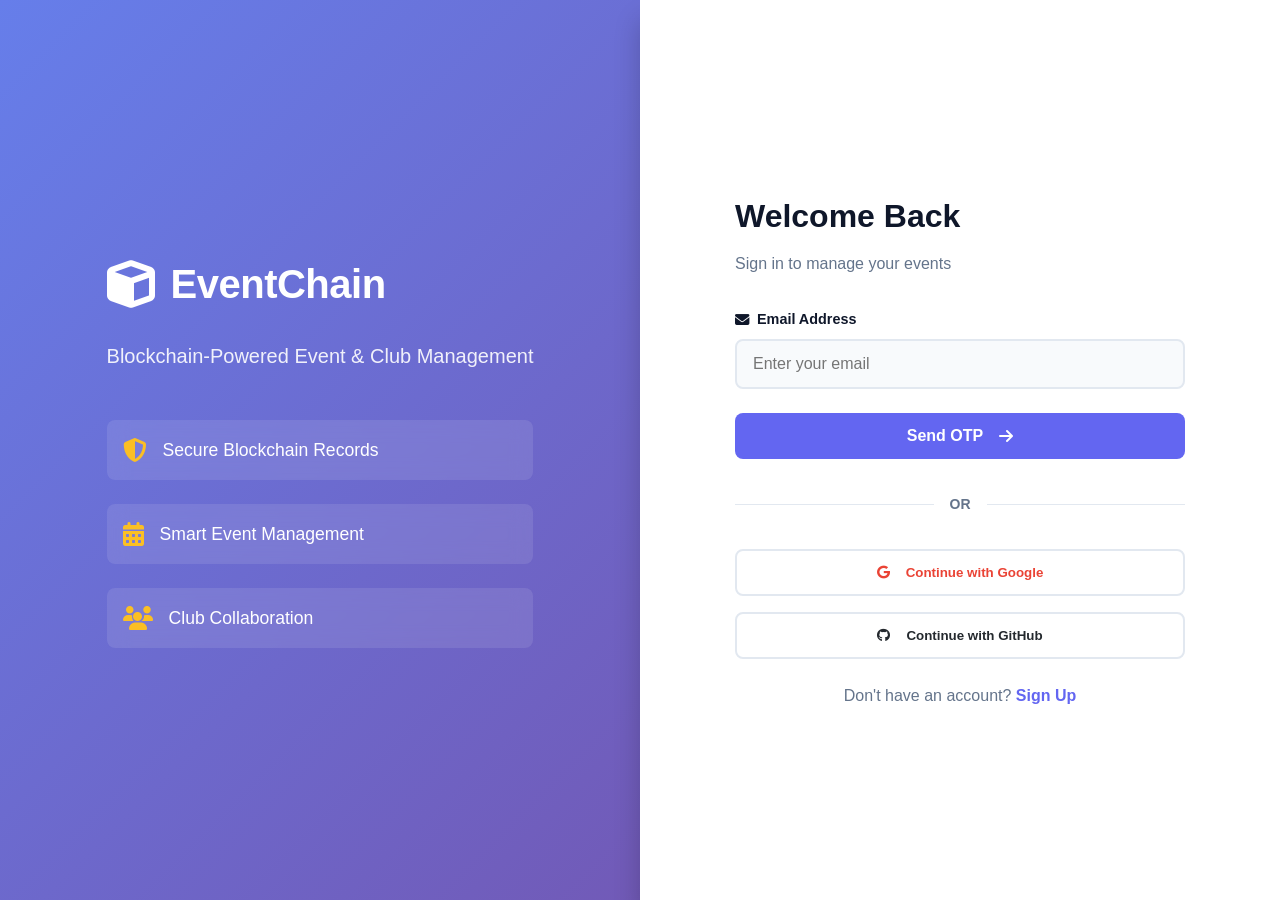
<file: index.html>
<!DOCTYPE html>
<html lang="en">
<head>
    <meta charset="UTF-8">
    <meta name="viewport" content="width=device-width, initial-scale=1.0">
    <title>EventChain - Login</title>
    <link rel="stylesheet" href="styles.css">
    <link rel="stylesheet" href="https://cdnjs.cloudflare.com/ajax/libs/font-awesome/6.4.0/css/all.min.css">
</head>
<body>
    <div class="container">
        <!-- Left Panel - Branding -->
        <div class="left-panel">
            <div class="branding">
                <div class="logo">
                    <i class="fas fa-cube"></i>
                    <h1>EventChain</h1>
                </div>
                <p class="tagline">Blockchain-Powered Event & Club Management</p>
                <div class="features">
                    <div class="feature-item">
                        <i class="fas fa-shield-alt"></i>
                        <span>Secure Blockchain Records</span>
                    </div>
                    <div class="feature-item">
                        <i class="fas fa-calendar-alt"></i>
                        <span>Smart Event Management</span>
                    </div>
                    <div class="feature-item">
                        <i class="fas fa-users"></i>
                        <span>Club Collaboration</span>
                    </div>
                </div>
            </div>
        </div>

        <!-- Right Panel - Login Form -->
        <div class="right-panel">
            <div class="login-container">
                <h2>Welcome Back</h2>
                <p class="subtitle">Sign in to manage your events</p>

                <!-- Email Input Form -->
                <form id="emailForm" class="auth-form">
                    <div class="form-group">
                        <label for="email">
                            <i class="fas fa-envelope"></i>
                            Email Address
                        </label>
                        <input 
                            type="email" 
                            id="email" 
                            placeholder="Enter your email"
                            required
                        >
                    </div>
                    <button type="submit" class="btn-primary">
                        <span>Send OTP</span>
                        <i class="fas fa-arrow-right"></i>
                    </button>
                </form>

                <!-- OTP Verification Form (Hidden Initially) -->
                <form id="otpForm" class="auth-form hidden">
                    <div class="otp-sent-message">
                        <i class="fas fa-check-circle"></i>
                        <p>OTP sent to <strong id="displayEmail"></strong></p>
                    </div>
                    
                    <div class="form-group">
                        <label for="otp">
                            <i class="fas fa-key"></i>
                            Enter OTP
                        </label>
                        <div class="otp-input-group">
                            <input type="text" maxlength="1" class="otp-input" />
                            <input type="text" maxlength="1" class="otp-input" />
                            <input type="text" maxlength="1" class="otp-input" />
                            <input type="text" maxlength="1" class="otp-input" />
                            <input type="text" maxlength="1" class="otp-input" />
                            <input type="text" maxlength="1" class="otp-input" />
                        </div>
                    </div>

                    <div class="otp-actions">
                        <button type="button" id="resendOtp" class="btn-link">
                            <i class="fas fa-redo"></i> Resend OTP
                        </button>
                        <span class="timer" id="timer">60s</span>
                    </div>

                    <button type="submit" class="btn-primary">
                        <span>Verify & Login</span>
                        <i class="fas fa-sign-in-alt"></i>
                    </button>

                    <button type="button" id="changeEmail" class="btn-secondary">
                        <i class="fas fa-edit"></i>
                        Change Email
                    </button>
                </form>

                <div class="divider">
                    <span>OR</span>
                </div>

                <div class="social-login">
                    <button class="btn-social google">
                        <i class="fab fa-google"></i>
                        Continue with Google
                    </button>
                    <button class="btn-social github">
                        <i class="fab fa-github"></i>
                        Continue with GitHub
                    </button>
                </div>

                <p class="signup-link">
                    Don't have an account? <a href="#" id="signupLink">Sign Up</a>
                </p>
            </div>
        </div>
    </div>

    <!-- Loading Spinner -->
    <div id="loadingSpinner" class="spinner-overlay hidden">
        <div class="spinner">
            <i class="fas fa-circle-notch fa-spin"></i>
        </div>
    </div>

    <!-- Notification Toast -->
    <div id="toast" class="toast hidden">
        <i class="fas fa-info-circle"></i>
        <span id="toastMessage"></span>
    </div>

    <script src="app.js"></script>
</body>
</html>
</file>
<file: styles.css>
/* ======================================
   GLOBAL STYLES & RESET
   ====================================== */
* {
    margin: 0;
    padding: 0;
    box-sizing: border-box;
}

:root {
    /* Color Palette */
    --primary-color: #6366f1;
    --primary-dark: #4f46e5;
    --primary-light: #818cf8;
    --secondary-color: #8b5cf6;
    --success-color: #10b981;
    --warning-color: #f59e0b;
    --danger-color: #ef4444;
    --info-color: #3b82f6;
    
    /* Neutral Colors */
    --dark-bg: #0f172a;
    --dark-surface: #1e293b;
    --dark-border: #334155;
    --text-primary: #f1f5f9;
    --text-secondary: #94a3b8;
    --text-muted: #64748b;
    
    /* Light Theme */
    --light-bg: #f8fafc;
    --light-surface: #ffffff;
    --light-border: #e2e8f0;
    
    /* Spacing */
    --spacing-xs: 0.5rem;
    --spacing-sm: 1rem;
    --spacing-md: 1.5rem;
    --spacing-lg: 2rem;
    --spacing-xl: 3rem;
    
    /* Border Radius */
    --radius-sm: 0.375rem;
    --radius-md: 0.5rem;
    --radius-lg: 1rem;
    --radius-xl: 1.5rem;
    
    /* Shadows */
    --shadow-sm: 0 1px 2px rgba(0, 0, 0, 0.05);
    --shadow-md: 0 4px 6px rgba(0, 0, 0, 0.1);
    --shadow-lg: 0 10px 15px rgba(0, 0, 0, 0.15);
    --shadow-xl: 0 20px 25px rgba(0, 0, 0, 0.2);
    
    /* Transitions */
    --transition-fast: 0.15s ease;
    --transition-normal: 0.3s ease;
    --transition-slow: 0.5s ease;
}

body {
    font-family: 'Inter', -apple-system, BlinkMacSystemFont, 'Segoe UI', Roboto, sans-serif;
    background: linear-gradient(135deg, #667eea 0%, #764ba2 100%);
    min-height: 100vh;
    color: var(--text-primary);
    line-height: 1.6;
}

/* ======================================
   LOGIN PAGE STYLES
   ====================================== */
.container {
    display: flex;
    min-height: 100vh;
    max-width: 1400px;
    margin: 0 auto;
}

.left-panel {
    flex: 1;
    display: flex;
    align-items: center;
    justify-content: center;
    padding: var(--spacing-xl);
    color: white;
}

.branding {
    max-width: 500px;
}

.logo {
    display: flex;
    align-items: center;
    gap: var(--spacing-sm);
    margin-bottom: var(--spacing-md);
}

.logo i {
    font-size: 3rem;
    color: white;
    animation: rotate 10s linear infinite;
}

@keyframes rotate {
    from { transform: rotate(0deg); }
    to { transform: rotate(360deg); }
}

.logo h1 {
    font-size: 2.5rem;
    font-weight: 800;
    letter-spacing: -0.5px;
}

.tagline {
    font-size: 1.25rem;
    margin-bottom: var(--spacing-xl);
    opacity: 0.9;
}

.features {
    display: flex;
    flex-direction: column;
    gap: var(--spacing-md);
}

.feature-item {
    display: flex;
    align-items: center;
    gap: var(--spacing-sm);
    font-size: 1.1rem;
    padding: var(--spacing-sm);
    background: rgba(255, 255, 255, 0.1);
    border-radius: var(--radius-md);
    backdrop-filter: blur(10px);
}

.feature-item i {
    font-size: 1.5rem;
    color: #fbbf24;
}

.right-panel {
    flex: 1;
    display: flex;
    align-items: center;
    justify-content: center;
    padding: var(--spacing-xl);
    background: white;
    box-shadow: var(--shadow-xl);
}

.login-container {
    width: 100%;
    max-width: 450px;
}

.login-container h2 {
    font-size: 2rem;
    color: var(--dark-bg);
    margin-bottom: var(--spacing-xs);
}

.subtitle {
    color: var(--text-muted);
    margin-bottom: var(--spacing-lg);
}

/* Form Styles */
.auth-form {
    margin-bottom: var(--spacing-lg);
}

.form-group {
    margin-bottom: var(--spacing-md);
}

.form-group label {
    display: flex;
    align-items: center;
    gap: var(--spacing-xs);
    font-weight: 600;
    color: var(--dark-bg);
    margin-bottom: var(--spacing-xs);
    font-size: 0.9rem;
}

.form-group input {
    width: 100%;
    padding: 0.875rem var(--spacing-sm);
    border: 2px solid var(--light-border);
    border-radius: var(--radius-md);
    font-size: 1rem;
    transition: var(--transition-normal);
    background: var(--light-bg);
}

.form-group input:focus {
    outline: none;
    border-color: var(--primary-color);
    background: white;
}

/* OTP Input Styles */
.otp-sent-message {
    display: flex;
    align-items: center;
    gap: var(--spacing-sm);
    padding: var(--spacing-sm);
    background: #d1fae5;
    border-radius: var(--radius-md);
    margin-bottom: var(--spacing-md);
    color: #065f46;
}

.otp-sent-message i {
    color: var(--success-color);
    font-size: 1.25rem;
}

.otp-input-group {
    display: flex;
    gap: var(--spacing-sm);
    justify-content: space-between;
}

.otp-input {
    width: 3rem;
    height: 3.5rem;
    text-align: center;
    font-size: 1.5rem;
    font-weight: 700;
    border: 2px solid var(--light-border);
    border-radius: var(--radius-md);
    background: var(--light-bg);
    transition: var(--transition-normal);
}

.otp-input:focus {
    outline: none;
    border-color: var(--primary-color);
    background: white;
}

.otp-actions {
    display: flex;
    justify-content: space-between;
    align-items: center;
    margin-bottom: var(--spacing-md);
}

.timer {
    font-weight: 600;
    color: var(--primary-color);
}

/* Button Styles */
.btn-primary {
    width: 100%;
    padding: 0.875rem var(--spacing-md);
    background: var(--primary-color);
    color: white;
    border: none;
    border-radius: var(--radius-md);
    font-size: 1rem;
    font-weight: 600;
    cursor: pointer;
    display: flex;
    align-items: center;
    justify-content: center;
    gap: var(--spacing-sm);
    transition: var(--transition-normal);
}

.btn-primary:hover {
    background: var(--primary-dark);
    transform: translateY(-2px);
    box-shadow: var(--shadow-lg);
}

.btn-primary:active {
    transform: translateY(0);
}

.btn-secondary {
    width: 100%;
    padding: 0.875rem var(--spacing-md);
    background: transparent;
    color: var(--dark-bg);
    border: 2px solid var(--light-border);
    border-radius: var(--radius-md);
    font-size: 1rem;
    font-weight: 600;
    cursor: pointer;
    display: flex;
    align-items: center;
    justify-content: center;
    gap: var(--spacing-sm);
    transition: var(--transition-normal);
    margin-top: var(--spacing-sm);
}

.btn-secondary:hover {
    background: var(--light-bg);
    border-color: var(--dark-border);
}

.btn-link {
    background: none;
    border: none;
    color: var(--primary-color);
    cursor: pointer;
    font-weight: 600;
    display: flex;
    align-items: center;
    gap: var(--spacing-xs);
    transition: var(--transition-fast);
}

.btn-link:hover {
    color: var(--primary-dark);
    text-decoration: underline;
}

.divider {
    text-align: center;
    margin: var(--spacing-lg) 0;
    position: relative;
}

.divider::before {
    content: '';
    position: absolute;
    left: 0;
    top: 50%;
    width: 100%;
    height: 1px;
    background: var(--light-border);
}

.divider span {
    background: white;
    padding: 0 var(--spacing-sm);
    position: relative;
    color: var(--text-muted);
    font-size: 0.875rem;
    font-weight: 600;
}

/* Social Login */
.social-login {
    display: flex;
    flex-direction: column;
    gap: var(--spacing-sm);
}

.btn-social {
    width: 100%;
    padding: 0.875rem var(--spacing-md);
    border: 2px solid var(--light-border);
    border-radius: var(--radius-md);
    background: white;
    cursor: pointer;
    display: flex;
    align-items: center;
    justify-content: center;
    gap: var(--spacing-sm);
    font-weight: 600;
    transition: var(--transition-normal);
}

.btn-social:hover {
    background: var(--light-bg);
    transform: translateY(-2px);
}

.btn-social.google {
    color: #ea4335;
}

.btn-social.github {
    color: #24292e;
}

.signup-link {
    text-align: center;
    margin-top: var(--spacing-md);
    color: var(--text-muted);
}

.signup-link a {
    color: var(--primary-color);
    font-weight: 600;
    text-decoration: none;
}

.signup-link a:hover {
    text-decoration: underline;
}

/* Hidden Class */
.hidden {
    display: none !important;
}

/* Loading Spinner */
.spinner-overlay {
    position: fixed;
    top: 0;
    left: 0;
    width: 100%;
    height: 100%;
    background: rgba(0, 0, 0, 0.5);
    display: flex;
    align-items: center;
    justify-content: center;
    z-index: 9999;
}

.spinner {
    font-size: 3rem;
    color: white;
}

/* Toast Notification */
.toast {
    position: fixed;
    bottom: 2rem;
    right: 2rem;
    background: var(--dark-bg);
    color: white;
    padding: var(--spacing-sm) var(--spacing-md);
    border-radius: var(--radius-md);
    box-shadow: var(--shadow-xl);
    display: flex;
    align-items: center;
    gap: var(--spacing-sm);
    animation: slideIn 0.3s ease;
    z-index: 10000;
}

@keyframes slideIn {
    from {
        transform: translateX(400px);
        opacity: 0;
    }
    to {
        transform: translateX(0);
        opacity: 1;
    }
}

/* ======================================
   DASHBOARD STYLES
   ====================================== */
.dashboard-body {
    background: var(--light-bg);
    display: flex;
    margin: 0;
    height: 100vh;
    overflow: hidden;
}

/* Sidebar */
.sidebar {
    width: 280px;
    background: var(--dark-bg);
    display: flex;
    flex-direction: column;
    height: 100vh;
    position: fixed;
    left: 0;
    top: 0;
    box-shadow: var(--shadow-lg);
}

.sidebar-header {
    padding: var(--spacing-md);
    border-bottom: 1px solid var(--dark-border);
}

.sidebar-header .logo {
    display: flex;
    align-items: center;
    gap: var(--spacing-sm);
}

.sidebar-header h2 {
    font-size: 1.5rem;
    color: white;
}

.sidebar-nav {
    flex: 1;
    padding: var(--spacing-md);
    overflow-y: auto;
}

.nav-item {
    display: flex;
    align-items: center;
    gap: var(--spacing-sm);
    padding: 0.75rem var(--spacing-sm);
    color: var(--text-secondary);
    text-decoration: none;
    border-radius: var(--radius-md);
    margin-bottom: var(--spacing-xs);
    transition: var(--transition-fast);
    font-weight: 500;
}

.nav-item:hover {
    background: var(--dark-surface);
    color: white;
}

.nav-item.active {
    background: var(--primary-color);
    color: white;
}

.nav-item i {
    font-size: 1.25rem;
    width: 1.5rem;
    text-align: center;
}

.sidebar-footer {
    padding: var(--spacing-md);
    border-top: 1px solid var(--dark-border);
}

.user-profile {
    display: flex;
    align-items: center;
    gap: var(--spacing-sm);
    margin-bottom: var(--spacing-sm);
}

.avatar {
    width: 3rem;
    height: 3rem;
    background: var(--primary-color);
    border-radius: 50%;
    display: flex;
    align-items: center;
    justify-content: center;
    font-size: 1.5rem;
}

.user-info {
    flex: 1;
}

.user-name {
    font-weight: 600;
    color: white;
    font-size: 0.9rem;
}

.user-email {
    font-size: 0.75rem;
    color: var(--text-secondary);
}

.btn-logout {
    width: 100%;
    padding: 0.75rem;
    background: transparent;
    color: var(--danger-color);
    border: 1px solid var(--dark-border);
    border-radius: var(--radius-md);
    cursor: pointer;
    display: flex;
    align-items: center;
    justify-content: center;
    gap: var(--spacing-xs);
    font-weight: 600;
    transition: var(--transition-normal);
}

.btn-logout:hover {
    background: var(--danger-color);
    color: white;
    border-color: var(--danger-color);
}

/* Main Content */
.main-content {
    margin-left: 280px;
    flex: 1;
    display: flex;
    flex-direction: column;
    height: 100vh;
    overflow: hidden;
}

/* Top Bar */
.topbar {
    background: white;
    padding: var(--spacing-md) var(--spacing-lg);
    display: flex;
    align-items: center;
    justify-content: space-between;
    box-shadow: var(--shadow-sm);
    border-bottom: 1px solid var(--light-border);
}

.search-bar {
    flex: 1;
    max-width: 500px;
    position: relative;
}

.search-bar i {
    position: absolute;
    left: 1rem;
    top: 50%;
    transform: translateY(-50%);
    color: var(--text-muted);
}

.search-bar input {
    width: 100%;
    padding: 0.75rem 1rem 0.75rem 3rem;
    border: 2px solid var(--light-border);
    border-radius: var(--radius-md);
    font-size: 0.95rem;
    background: var(--light-bg);
    transition: var(--transition-normal);
}

.search-bar input:focus {
    outline: none;
    border-color: var(--primary-color);
    background: white;
}

.topbar-actions {
    display: flex;
    align-items: center;
    gap: var(--spacing-sm);
}

.icon-btn {
    width: 2.5rem;
    height: 2.5rem;
    background: var(--light-bg);
    border: none;
    border-radius: var(--radius-md);
    cursor: pointer;
    display: flex;
    align-items: center;
    justify-content: center;
    position: relative;
    transition: var(--transition-fast);
}

.icon-btn:hover {
    background: var(--light-border);
}

.icon-btn .badge {
    position: absolute;
    top: -0.25rem;
    right: -0.25rem;
    background: var(--danger-color);
    color: white;
    font-size: 0.7rem;
    padding: 0.15rem 0.4rem;
    border-radius: 1rem;
    font-weight: 700;
}

/* Content Area */
.content-area {
    flex: 1;
    overflow-y: auto;
    padding: var(--spacing-lg);
}

.page {
    display: none;
}

.page.active {
    display: block;
}

.page-header {
    margin-bottom: var(--spacing-lg);
}

.page-header h1 {
    font-size: 2rem;
    color: var(--dark-bg);
    margin-bottom: var(--spacing-xs);
}

.page-header p {
    color: var(--text-muted);
}

/* Stats Grid */
.stats-grid {
    display: grid;
    grid-template-columns: repeat(auto-fit, minmax(250px, 1fr));
    gap: var(--spacing-md);
    margin-bottom: var(--spacing-xl);
}

.stat-card {
    background: white;
    padding: var(--spacing-md);
    border-radius: var(--radius-lg);
    box-shadow: var(--shadow-sm);
    display: flex;
    align-items: center;
    gap: var(--spacing-md);
    transition: var(--transition-normal);
}

.stat-card:hover {
    transform: translateY(-4px);
    box-shadow: var(--shadow-lg);
}

.stat-icon {
    width: 4rem;
    height: 4rem;
    border-radius: var(--radius-md);
    display: flex;
    align-items: center;
    justify-content: center;
    font-size: 1.75rem;
}

.stat-icon.blue {
    background: #dbeafe;
    color: var(--info-color);
}

.stat-icon.green {
    background: #d1fae5;
    color: var(--success-color);
}

.stat-icon.purple {
    background: #ede9fe;
    color: var(--secondary-color);
}

.stat-icon.orange {
    background: #fed7aa;
    color: var(--warning-color);
}

.stat-info h3 {
    font-size: 2rem;
    color: var(--dark-bg);
}

.stat-info p {
    color: var(--text-muted);
    font-size: 0.9rem;
}

/* Section */
.section {
    margin-bottom: var(--spacing-xl);
}

.section-header {
    display: flex;
    justify-content: space-between;
    align-items: center;
    margin-bottom: var(--spacing-md);
}

.section-header h2 {
    font-size: 1.5rem;
    color: var(--dark-bg);
}

.view-all {
    color: var(--primary-color);
    text-decoration: none;
    font-weight: 600;
    display: flex;
    align-items: center;
    gap: var(--spacing-xs);
    transition: var(--transition-fast);
}

.view-all:hover {
    color: var(--primary-dark);
}

/* Events Grid */
.events-grid {
    display: grid;
    grid-template-columns: repeat(auto-fill, minmax(320px, 1fr));
    gap: var(--spacing-md);
}

.event-card {
    background: white;
    border-radius: var(--radius-lg);
    overflow: hidden;
    box-shadow: var(--shadow-sm);
    transition: var(--transition-normal);
    cursor: pointer;
}

.event-card:hover {
    transform: translateY(-4px);
    box-shadow: var(--shadow-lg);
}

.event-header {
    height: 150px;
    background: linear-gradient(135deg, var(--primary-color), var(--secondary-color));
    padding: var(--spacing-md);
    color: white;
    display: flex;
    flex-direction: column;
    justify-content: space-between;
}

.event-date {
    background: rgba(255, 255, 255, 0.2);
    backdrop-filter: blur(10px);
    padding: 0.5rem 0.75rem;
    border-radius: var(--radius-md);
    font-weight: 700;
    font-size: 0.9rem;
    width: fit-content;
}

.event-body {
    padding: var(--spacing-md);
}

.event-title {
    font-size: 1.25rem;
    color: var(--dark-bg);
    margin-bottom: var(--spacing-xs);
}

.event-desc {
    color: var(--text-muted);
    font-size: 0.9rem;
    margin-bottom: var(--spacing-md);
}

.event-meta {
    display: flex;
    flex-direction: column;
    gap: var(--spacing-xs);
    color: var(--text-muted);
    font-size: 0.85rem;
}

.event-meta-item {
    display: flex;
    align-items: center;
    gap: var(--spacing-xs);
}

.event-footer {
    padding: var(--spacing-sm) var(--spacing-md);
    border-top: 1px solid var(--light-border);
    display: flex;
    justify-content: space-between;
    align-items: center;
}

.participants {
    display: flex;
    align-items: center;
    gap: var(--spacing-xs);
    color: var(--text-muted);
    font-size: 0.85rem;
}

.event-status {
    padding: 0.25rem 0.75rem;
    border-radius: 1rem;
    font-size: 0.75rem;
    font-weight: 600;
}

.event-status.upcoming {
    background: #dbeafe;
    color: var(--info-color);
}

.event-status.ongoing {
    background: #d1fae5;
    color: var(--success-color);
}

/* Activity List */
.activity-list {
    background: white;
    border-radius: var(--radius-lg);
    padding: var(--spacing-md);
    box-shadow: var(--shadow-sm);
}

.activity-item {
    display: flex;
    align-items: start;
    gap: var(--spacing-md);
    padding: var(--spacing-md);
    border-bottom: 1px solid var(--light-border);
}

.activity-item:last-child {
    border-bottom: none;
}

.activity-icon {
    width: 2.5rem;
    height: 2.5rem;
    border-radius: 50%;
    display: flex;
    align-items: center;
    justify-content: center;
    flex-shrink: 0;
}

.activity-icon.blue {
    background: #dbeafe;
    color: var(--info-color);
}

.activity-icon.green {
    background: #d1fae5;
    color: var(--success-color);
}

.activity-content {
    flex: 1;
}

.activity-title {
    font-weight: 600;
    color: var(--dark-bg);
    margin-bottom: 0.25rem;
}

.activity-desc {
    color: var(--text-muted);
    font-size: 0.9rem;
}

.activity-time {
    color: var(--text-muted);
    font-size: 0.85rem;
}

/* Filter Bar */
.filter-bar {
    display: flex;
    gap: var(--spacing-md);
    margin-bottom: var(--spacing-md);
    flex-wrap: wrap;
}

.filter-group {
    display: flex;
    gap: var(--spacing-xs);
}

.filter-btn {
    padding: 0.5rem var(--spacing-md);
    background: white;
    border: 2px solid var(--light-border);
    border-radius: var(--radius-md);
    cursor: pointer;
    font-weight: 600;
    color: var(--text-muted);
    transition: var(--transition-fast);
}

.filter-btn:hover {
    border-color: var(--primary-color);
    color: var(--primary-color);
}

.filter-btn.active {
    background: var(--primary-color);
    color: white;
    border-color: var(--primary-color);
}

.filter-select {
    padding: 0.5rem var(--spacing-md);
    background: white;
    border: 2px solid var(--light-border);
    border-radius: var(--radius-md);
    cursor: pointer;
    font-weight: 600;
    color: var(--dark-bg);
}

/* Clubs Grid */
.clubs-grid {
    display: grid;
    grid-template-columns: repeat(auto-fill, minmax(300px, 1fr));
    gap: var(--spacing-md);
}

.club-card {
    background: white;
    border-radius: var(--radius-lg);
    padding: var(--spacing-lg);
    box-shadow: var(--shadow-sm);
    text-align: center;
    transition: var(--transition-normal);
}

.club-card:hover {
    transform: translateY(-4px);
    box-shadow: var(--shadow-lg);
}

.club-avatar {
    width: 5rem;
    height: 5rem;
    margin: 0 auto var(--spacing-md);
    background: linear-gradient(135deg, var(--primary-color), var(--secondary-color));
    border-radius: 50%;
    display: flex;
    align-items: center;
    justify-content: center;
    font-size: 2.5rem;
    color: white;
}

.club-name {
    font-size: 1.25rem;
    color: var(--dark-bg);
    margin-bottom: var(--spacing-xs);
}

.club-members {
    color: var(--text-muted);
    font-size: 0.9rem;
    margin-bottom: var(--spacing-md);
}

.club-stats {
    display: flex;
    justify-content: space-around;
    padding-top: var(--spacing-md);
    border-top: 1px solid var(--light-border);
}

.club-stat {
    text-align: center;
}

.club-stat-value {
    font-size: 1.5rem;
    font-weight: 700;
    color: var(--primary-color);
}

.club-stat-label {
    font-size: 0.8rem;
    color: var(--text-muted);
}

/* Blockchain Styles */
.blockchain-stats {
    display: grid;
    grid-template-columns: repeat(auto-fit, minmax(250px, 1fr));
    gap: var(--spacing-md);
    margin-bottom: var(--spacing-lg);
}

.blockchain-info-card {
    background: white;
    padding: var(--spacing-md);
    border-radius: var(--radius-lg);
    box-shadow: var(--shadow-sm);
    display: flex;
    align-items: center;
    gap: var(--spacing-md);
}

.blockchain-info-card i {
    font-size: 2rem;
    color: var(--primary-color);
}

.blockchain-info-card h3 {
    font-size: 1.5rem;
    color: var(--dark-bg);
}

.blockchain-info-card p {
    color: var(--text-muted);
    font-size: 0.9rem;
}

.blockchain-container {
    display: flex;
    flex-direction: column;
    gap: var(--spacing-md);
}

.blockchain-block {
    background: white;
    border-radius: var(--radius-lg);
    padding: var(--spacing-md);
    box-shadow: var(--shadow-sm);
    border-left: 4px solid var(--primary-color);
}

.block-header {
    display: flex;
    justify-content: space-between;
    align-items: center;
    margin-bottom: var(--spacing-md);
}

.block-number {
    font-weight: 700;
    font-size: 1.1rem;
    color: var(--primary-color);
}

.block-time {
    color: var(--text-muted);
    font-size: 0.85rem;
}

.block-data {
    background: var(--light-bg);
    padding: var(--spacing-sm);
    border-radius: var(--radius-md);
    margin-bottom: var(--spacing-sm);
}

.block-data-item {
    display: flex;
    justify-content: space-between;
    padding: 0.25rem 0;
    font-size: 0.9rem;
}

.block-data-label {
    color: var(--text-muted);
    font-weight: 600;
}

.block-hash {
    font-family: 'Courier New', monospace;
    background: var(--light-bg);
    padding: var(--spacing-xs);
    border-radius: var(--radius-sm);
    font-size: 0.75rem;
    color: var(--text-muted);
    word-break: break-all;
}

/* Analytics */
.analytics-grid {
    display: grid;
    grid-template-columns: repeat(auto-fit, minmax(400px, 1fr));
    gap: var(--spacing-md);
}

.chart-card {
    background: white;
    padding: var(--spacing-md);
    border-radius: var(--radius-lg);
    box-shadow: var(--shadow-sm);
}

.chart-card h3 {
    color: var(--dark-bg);
    margin-bottom: var(--spacing-md);
}

.chart-placeholder {
    height: 300px;
    background: var(--light-bg);
    border-radius: var(--radius-md);
    display: flex;
    flex-direction: column;
    align-items: center;
    justify-content: center;
    color: var(--text-muted);
}

.chart-placeholder i {
    font-size: 3rem;
    margin-bottom: var(--spacing-sm);
}

/* Settings */
.settings-container {
    display: flex;
    flex-direction: column;
    gap: var(--spacing-md);
}

.settings-card {
    background: white;
    padding: var(--spacing-lg);
    border-radius: var(--radius-lg);
    box-shadow: var(--shadow-sm);
}

.settings-card h3 {
    color: var(--dark-bg);
    margin-bottom: var(--spacing-md);
}

.settings-form .form-group {
    margin-bottom: var(--spacing-md);
}

.settings-form label {
    display: block;
    font-weight: 600;
    color: var(--dark-bg);
    margin-bottom: var(--spacing-xs);
}

.settings-form input {
    width: 100%;
    padding: 0.75rem;
    border: 2px solid var(--light-border);
    border-radius: var(--radius-md);
    font-size: 1rem;
}

.settings-option {
    display: flex;
    justify-content: space-between;
    align-items: center;
    padding: var(--spacing-md);
    background: var(--light-bg);
    border-radius: var(--radius-md);
}

.settings-option h4 {
    color: var(--dark-bg);
    margin-bottom: 0.25rem;
}

.settings-option p {
    color: var(--text-muted);
    font-size: 0.9rem;
}

/* Toggle Switch */
.toggle {
    position: relative;
    display: inline-block;
    width: 3.5rem;
    height: 2rem;
}

.toggle input {
    opacity: 0;
    width: 0;
    height: 0;
}

.slider {
    position: absolute;
    cursor: pointer;
    top: 0;
    left: 0;
    right: 0;
    bottom: 0;
    background-color: var(--light-border);
    transition: var(--transition-normal);
    border-radius: 2rem;
}

.slider:before {
    position: absolute;
    content: "";
    height: 1.5rem;
    width: 1.5rem;
    left: 0.25rem;
    bottom: 0.25rem;
    background-color: white;
    transition: var(--transition-normal);
    border-radius: 50%;
}

input:checked + .slider {
    background-color: var(--primary-color);
}

input:checked + .slider:before {
    transform: translateX(1.5rem);
}

/* Modal */
.modal {
    position: fixed;
    top: 0;
    left: 0;
    width: 100%;
    height: 100%;
    background: rgba(0, 0, 0, 0.5);
    display: flex;
    align-items: center;
    justify-content: center;
    z-index: 10000;
}

.modal-content {
    background: white;
    border-radius: var(--radius-lg);
    width: 90%;
    max-width: 600px;
    max-height: 90vh;
    overflow-y: auto;
    box-shadow: var(--shadow-xl);
}

.modal-header {
    padding: var(--spacing-md);
    border-bottom: 1px solid var(--light-border);
    display: flex;
    justify-content: space-between;
    align-items: center;
}

.modal-header h2 {
    color: var(--dark-bg);
}

.modal-close {
    background: none;
    border: none;
    font-size: 2rem;
    cursor: pointer;
    color: var(--text-muted);
    line-height: 1;
}

.modal-close:hover {
    color: var(--dark-bg);
}

.modal-content form {
    padding: var(--spacing-md);
}

.form-row {
    display: grid;
    grid-template-columns: 1fr 1fr;
    gap: var(--spacing-md);
}

.form-actions {
    display: flex;
    gap: var(--spacing-sm);
    justify-content: flex-end;
    margin-top: var(--spacing-md);
}

/* Responsive Design */
@media (max-width: 1024px) {
    .sidebar {
        width: 240px;
    }
    
    .main-content {
        margin-left: 240px;
    }
}

@media (max-width: 768px) {
    .container {
        flex-direction: column;
    }
    
    .left-panel {
        padding: var(--spacing-lg) var(--spacing-md);
    }
    
    .right-panel {
        padding: var(--spacing-lg) var(--spacing-md);
    }
    
    .sidebar {
        width: 200px;
    }
    
    .main-content {
        margin-left: 200px;
    }
    
    .topbar {
        padding: var(--spacing-sm);
    }
    
    .search-bar {
        max-width: 100%;
    }
}

@media (max-width: 480px) {
    .otp-input {
        width: 2.5rem;
        height: 3rem;
        font-size: 1.25rem;
    }
}
</file>
